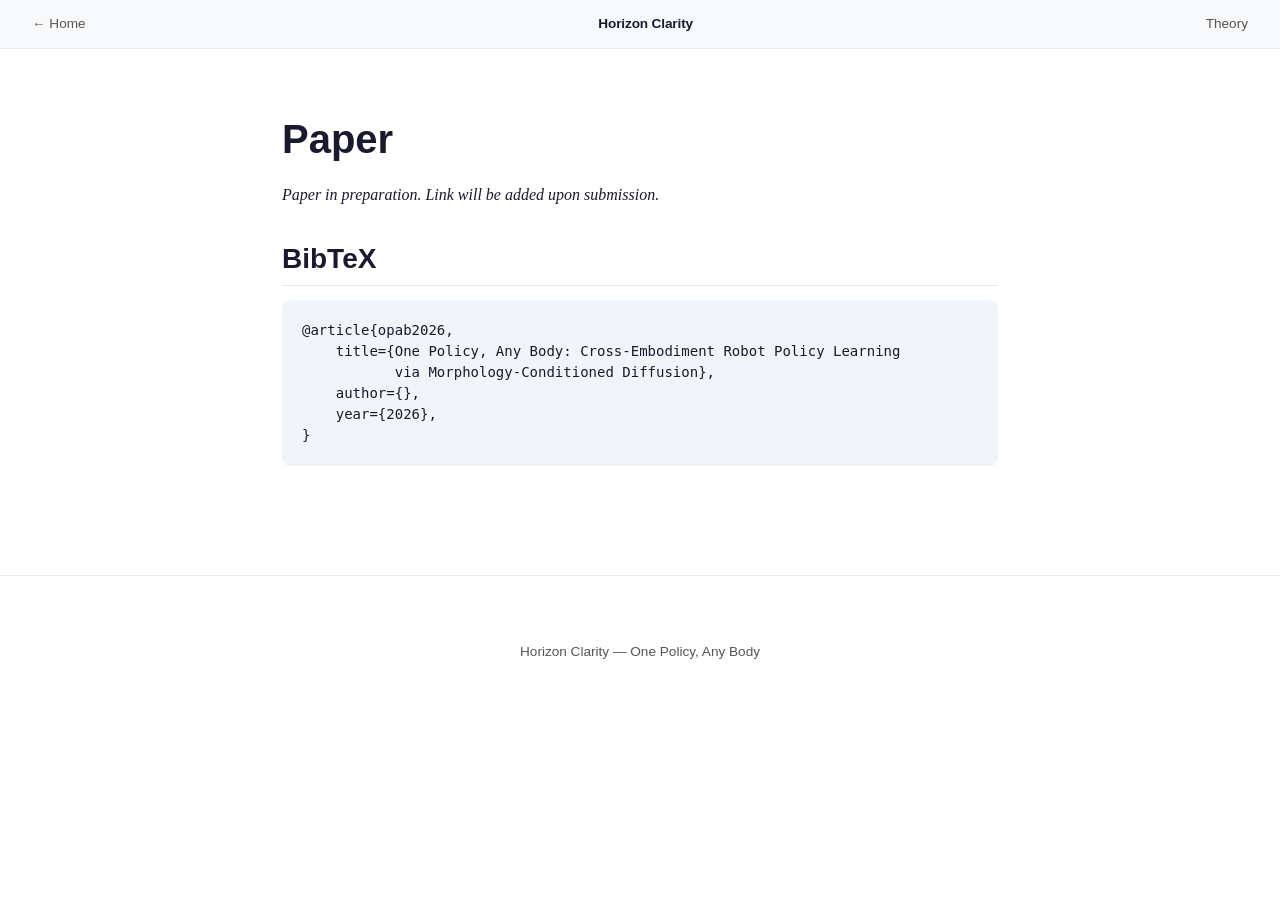
<file: paper/index.html>
<!DOCTYPE html>
<html lang="en">
<head>
    <meta charset="UTF-8">
    <meta name="viewport" content="width=device-width, initial-scale=1.0">
    <title>Paper — One Policy, Any Body</title>
    <link rel="stylesheet" href="../css/style.css">
</head>
<body>
    <nav class="topnav">
        <a href="../">← Home</a>
        <span class="topnav-title">Horizon Clarity</span>
        <a href="../theory/">Theory</a>
    </nav>
    <main class="container">
        <h1>Paper</h1>
        <p><em>Paper in preparation. Link will be added upon submission.</em></p>

        <h2>BibTeX</h2>
        <pre><code>@article{opab2026,
    title={One Policy, Any Body: Cross-Embodiment Robot Policy Learning
           via Morphology-Conditioned Diffusion},
    author={},
    year={2026},
}</code></pre>
    </main>
    <footer class="site-footer"><p>Horizon Clarity — One Policy, Any Body</p></footer>
</body>
</html>
</file>
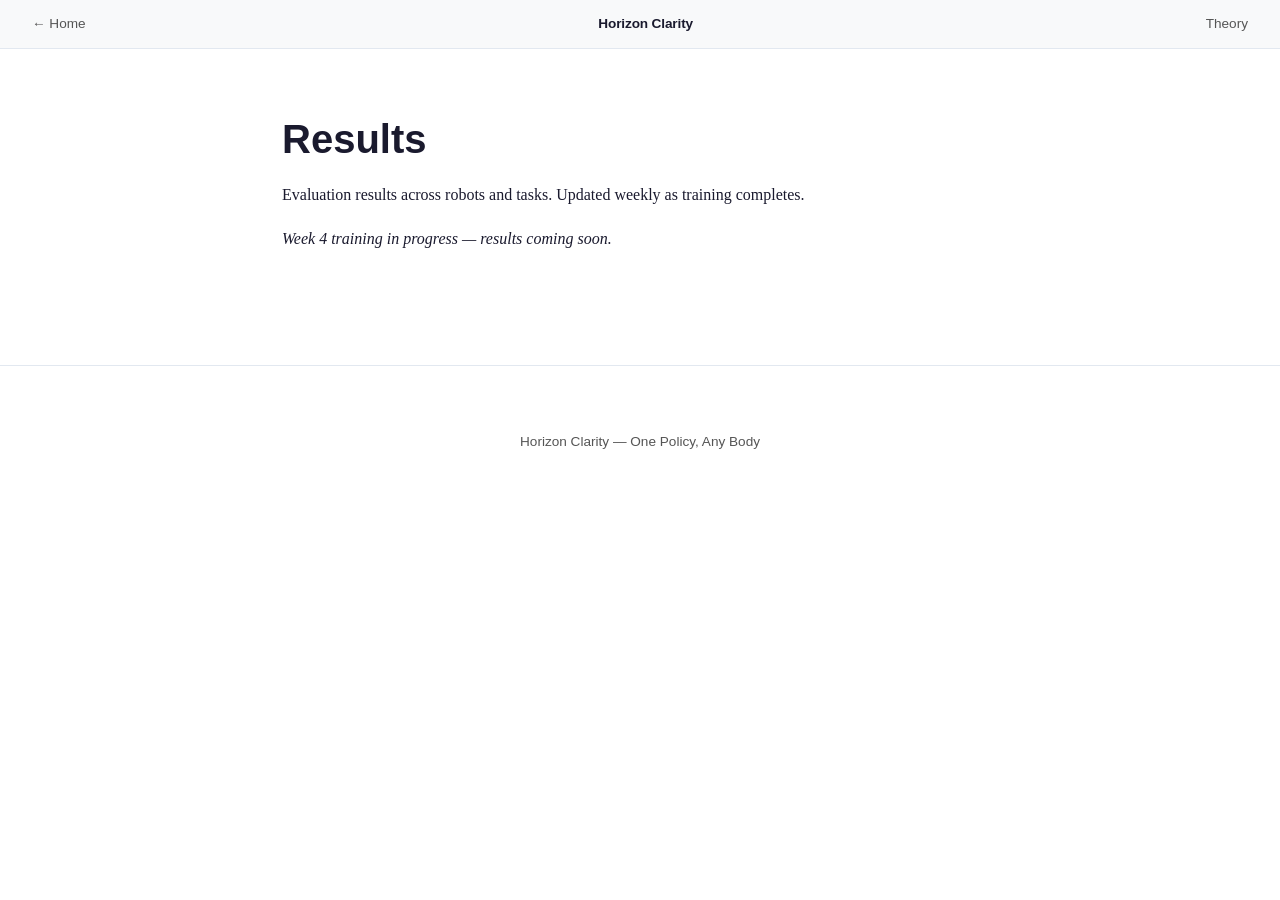
<file: results/index.html>
<!DOCTYPE html>
<html lang="en">
<head>
    <meta charset="UTF-8">
    <meta name="viewport" content="width=device-width, initial-scale=1.0">
    <title>Results — One Policy, Any Body</title>
    <link rel="stylesheet" href="../css/style.css">
</head>
<body>
    <nav class="topnav">
        <a href="../">← Home</a>
        <span class="topnav-title">Horizon Clarity</span>
        <a href="../theory/">Theory</a>
    </nav>
    <main class="container">
        <h1>Results</h1>
        <p>Evaluation results across robots and tasks. Updated weekly as training completes.</p>
        <p><em>Week 4 training in progress — results coming soon.</em></p>
    </main>
    <footer class="site-footer"><p>Horizon Clarity — One Policy, Any Body</p></footer>
</body>
</html>
</file>
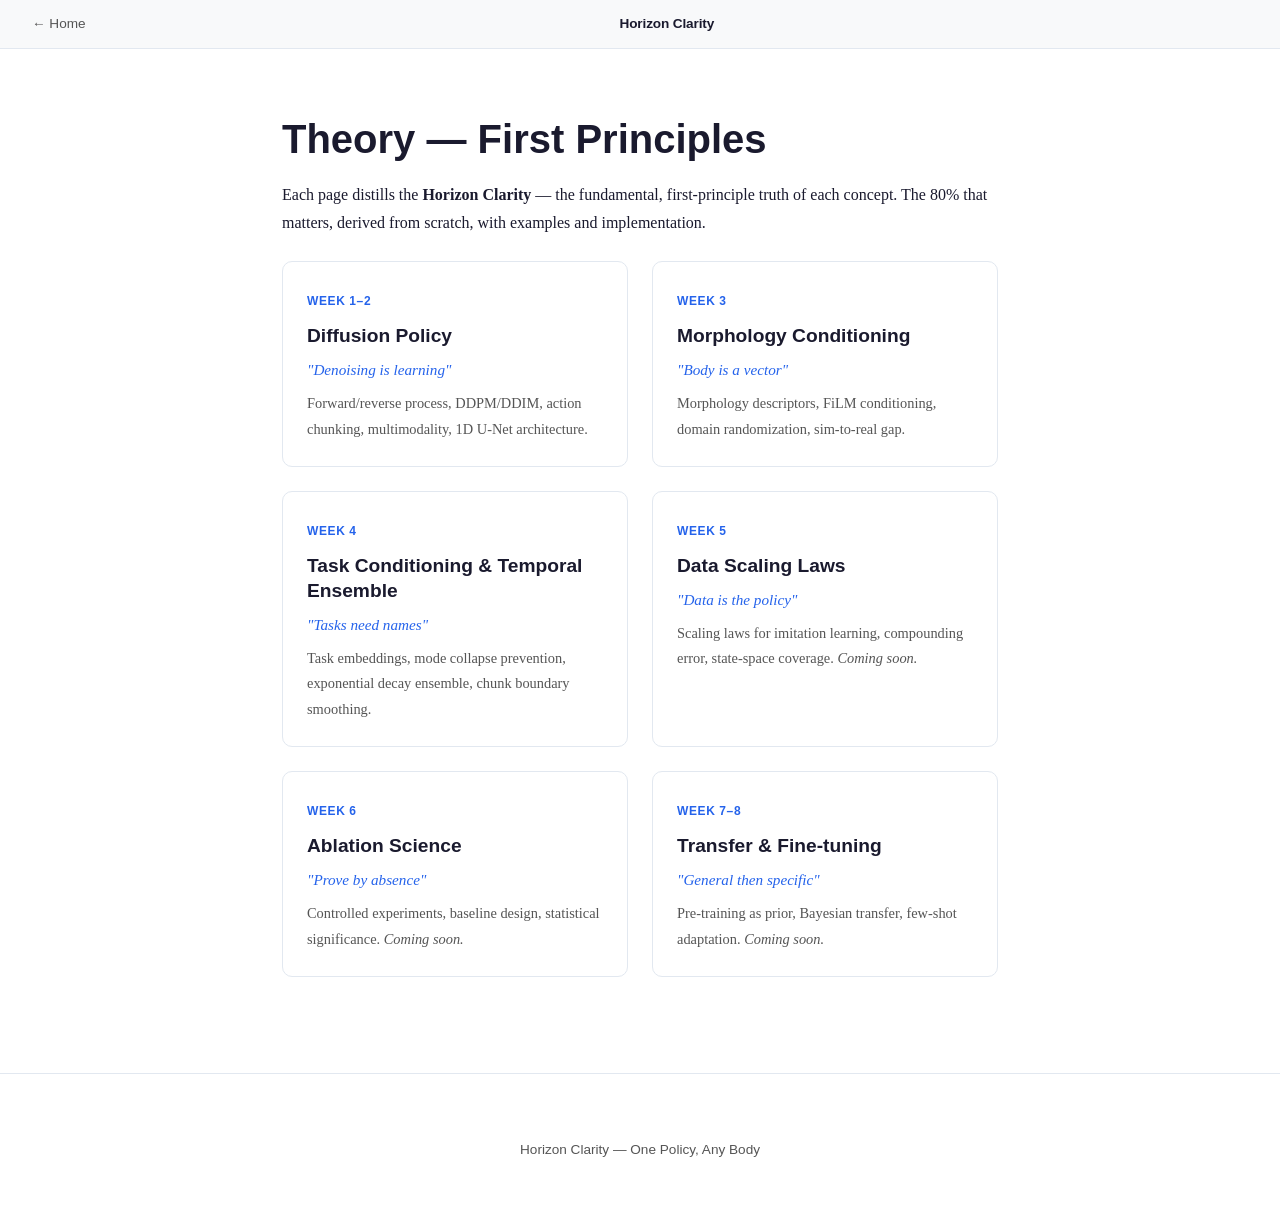
<file: theory/index.html>
<!DOCTYPE html>
<html lang="en">
<head>
    <meta charset="UTF-8">
    <meta name="viewport" content="width=device-width, initial-scale=1.0">
    <title>Theory — Horizon Clarity</title>
    <link rel="stylesheet" href="../css/style.css">
</head>
<body>
    <nav class="topnav">
        <a href="../">← Home</a>
        <span class="topnav-title">Horizon Clarity</span>
        <span></span>
    </nav>

    <main class="container">
        <h1>Theory — First Principles</h1>
        <p>
            Each page distills the <strong>Horizon Clarity</strong> — the fundamental,
            first-principle truth of each concept. The 80% that matters,
            derived from scratch, with examples and implementation.
        </p>

        <div class="theory-grid">
            <a href="diffusion-policy.html" class="theory-card">
                <span class="card-week">Week 1–2</span>
                <h3>Diffusion Policy</h3>
                <p class="card-clarity"><em>"Denoising is learning"</em></p>
                <p>Forward/reverse process, DDPM/DDIM, action chunking, multimodality, 1D U-Net architecture.</p>
            </a>

            <a href="morphology-conditioning.html" class="theory-card">
                <span class="card-week">Week 3</span>
                <h3>Morphology Conditioning</h3>
                <p class="card-clarity"><em>"Body is a vector"</em></p>
                <p>Morphology descriptors, FiLM conditioning, domain randomization, sim-to-real gap.</p>
            </a>

            <a href="task-conditioning.html" class="theory-card">
                <span class="card-week">Week 4</span>
                <h3>Task Conditioning & Temporal Ensemble</h3>
                <p class="card-clarity"><em>"Tasks need names"</em></p>
                <p>Task embeddings, mode collapse prevention, exponential decay ensemble, chunk boundary smoothing.</p>
            </a>

            <a href="data-scaling.html" class="theory-card">
                <span class="card-week">Week 5</span>
                <h3>Data Scaling Laws</h3>
                <p class="card-clarity"><em>"Data is the policy"</em></p>
                <p>Scaling laws for imitation learning, compounding error, state-space coverage. <em>Coming soon.</em></p>
            </a>

            <a href="ablations.html" class="theory-card">
                <span class="card-week">Week 6</span>
                <h3>Ablation Science</h3>
                <p class="card-clarity"><em>"Prove by absence"</em></p>
                <p>Controlled experiments, baseline design, statistical significance. <em>Coming soon.</em></p>
            </a>

            <a href="transfer-learning.html" class="theory-card">
                <span class="card-week">Week 7–8</span>
                <h3>Transfer & Fine-tuning</h3>
                <p class="card-clarity"><em>"General then specific"</em></p>
                <p>Pre-training as prior, Bayesian transfer, few-shot adaptation. <em>Coming soon.</em></p>
            </a>
        </div>
    </main>

    <footer class="site-footer">
        <p>Horizon Clarity — One Policy, Any Body</p>
    </footer>
</body>
</html>
</file>
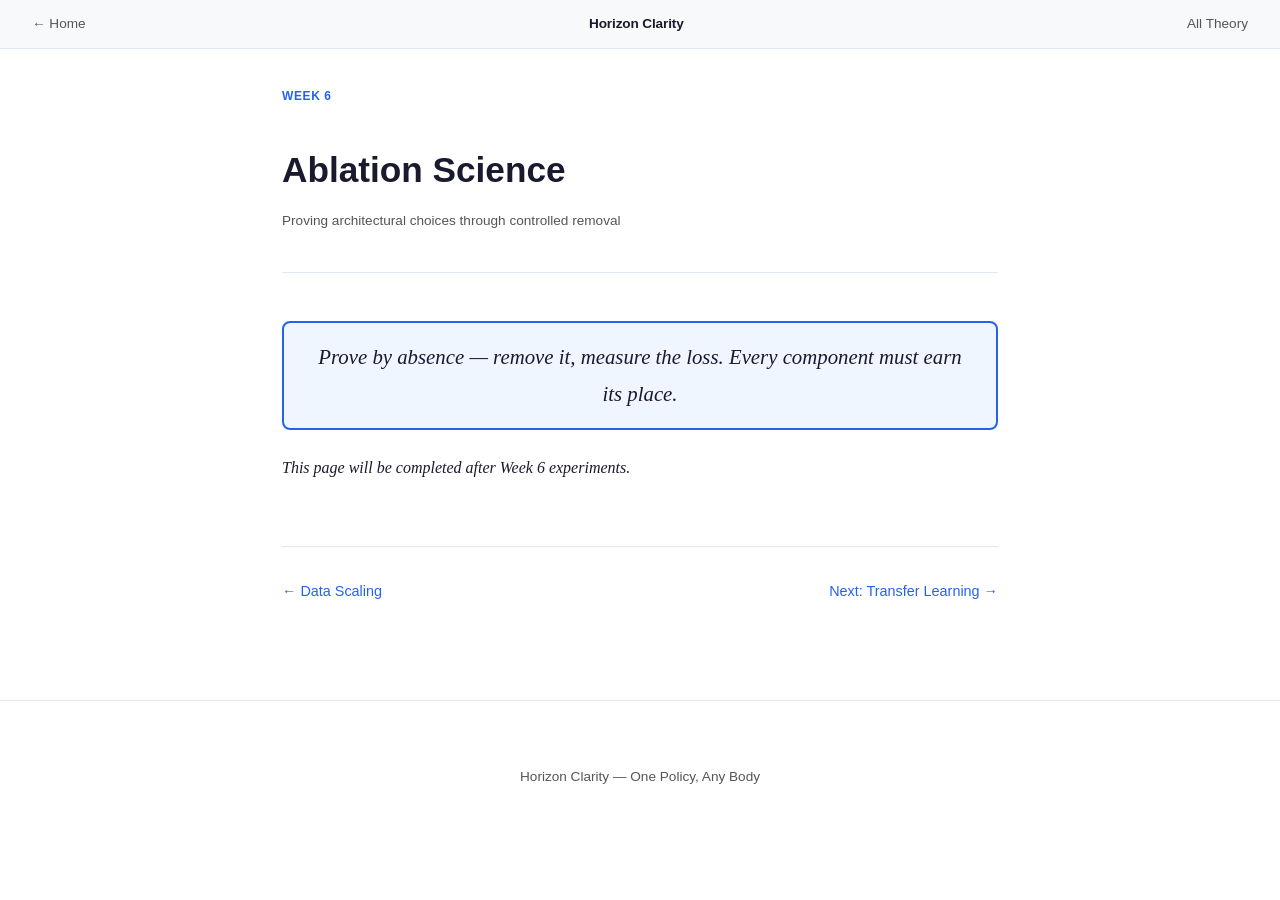
<file: theory/ablations.html>
<!DOCTYPE html>
<html lang="en">
<head>
    <meta charset="UTF-8">
    <meta name="viewport" content="width=device-width, initial-scale=1.0">
    <title>Ablation Science — Horizon Clarity</title>
    <link rel="stylesheet" href="../css/style.css">
</head>
<body>
    <nav class="topnav">
        <a href="../">← Home</a>
        <span class="topnav-title">Horizon Clarity</span>
        <a href="index.html">All Theory</a>
    </nav>
    <main class="container">
        <header class="article-header">
            <span class="card-week">Week 6</span>
            <h1>Ablation Science</h1>
            <p class="article-meta">Proving architectural choices through controlled removal</p>
        </header>
        <blockquote class="clarity-quote">
            Prove by absence — remove it, measure the loss. Every component must earn its place.
        </blockquote>
        <p><em>This page will be completed after Week 6 experiments.</em></p>
        <nav class="article-nav">
            <a href="data-scaling.html">← Data Scaling</a>
            <a href="transfer-learning.html">Next: Transfer Learning →</a>
        </nav>
    </main>
    <footer class="site-footer"><p>Horizon Clarity — One Policy, Any Body</p></footer>
</body>
</html>
</file>
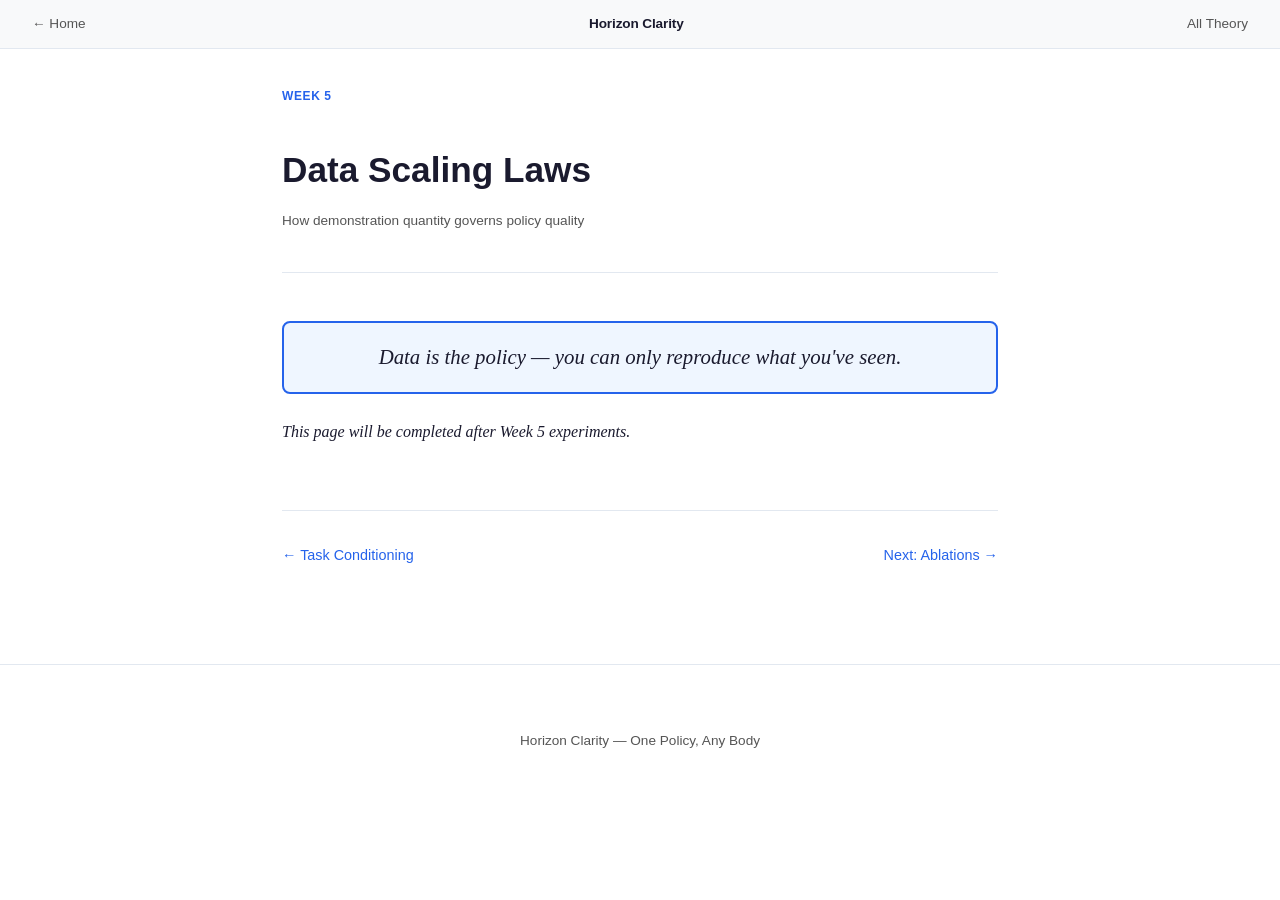
<file: theory/data-scaling.html>
<!DOCTYPE html>
<html lang="en">
<head>
    <meta charset="UTF-8">
    <meta name="viewport" content="width=device-width, initial-scale=1.0">
    <title>Data Scaling — Horizon Clarity</title>
    <link rel="stylesheet" href="../css/style.css">
</head>
<body>
    <nav class="topnav">
        <a href="../">← Home</a>
        <span class="topnav-title">Horizon Clarity</span>
        <a href="index.html">All Theory</a>
    </nav>
    <main class="container">
        <header class="article-header">
            <span class="card-week">Week 5</span>
            <h1>Data Scaling Laws</h1>
            <p class="article-meta">How demonstration quantity governs policy quality</p>
        </header>
        <blockquote class="clarity-quote">
            Data is the policy — you can only reproduce what you've seen.
        </blockquote>
        <p><em>This page will be completed after Week 5 experiments.</em></p>
        <nav class="article-nav">
            <a href="task-conditioning.html">← Task Conditioning</a>
            <a href="ablations.html">Next: Ablations →</a>
        </nav>
    </main>
    <footer class="site-footer"><p>Horizon Clarity — One Policy, Any Body</p></footer>
</body>
</html>
</file>
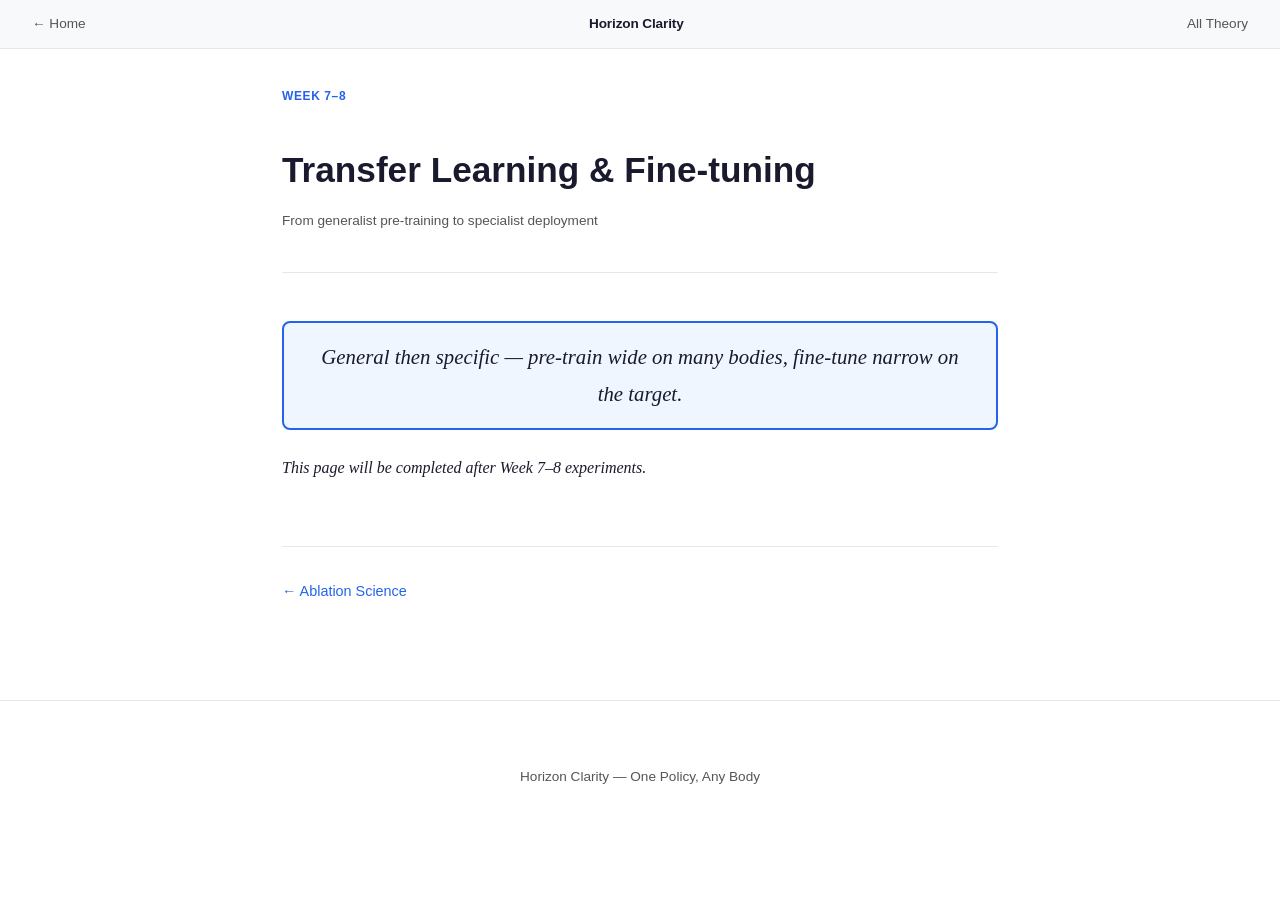
<file: theory/transfer-learning.html>
<!DOCTYPE html>
<html lang="en">
<head>
    <meta charset="UTF-8">
    <meta name="viewport" content="width=device-width, initial-scale=1.0">
    <title>Transfer & Fine-tuning — Horizon Clarity</title>
    <link rel="stylesheet" href="../css/style.css">
</head>
<body>
    <nav class="topnav">
        <a href="../">← Home</a>
        <span class="topnav-title">Horizon Clarity</span>
        <a href="index.html">All Theory</a>
    </nav>
    <main class="container">
        <header class="article-header">
            <span class="card-week">Week 7–8</span>
            <h1>Transfer Learning & Fine-tuning</h1>
            <p class="article-meta">From generalist pre-training to specialist deployment</p>
        </header>
        <blockquote class="clarity-quote">
            General then specific — pre-train wide on many bodies, fine-tune narrow on the target.
        </blockquote>
        <p><em>This page will be completed after Week 7–8 experiments.</em></p>
        <nav class="article-nav">
            <a href="ablations.html">← Ablation Science</a>
            <span></span>
        </nav>
    </main>
    <footer class="site-footer"><p>Horizon Clarity — One Policy, Any Body</p></footer>
</body>
</html>
</file>
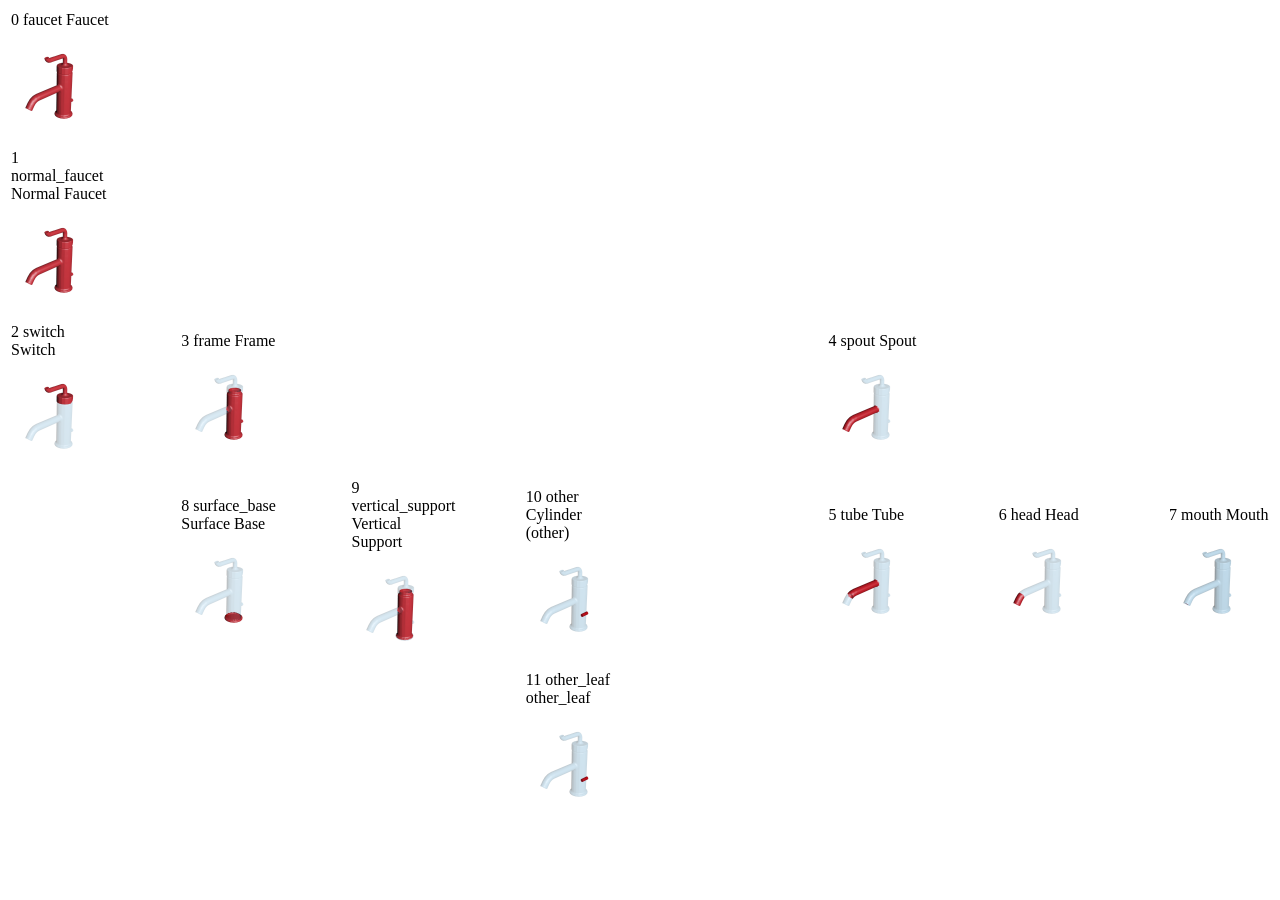
<file: assets/objects/5002/tree_hier.html>
<html><head><meta charset="UTF-8"><title>Simple Viewer</title><style>table {table-layout: fixed; }th, td { width: 100px; }</style></head><body>
<table><tr><td><p>0 faucet Faucet</p><a href="parts_render/0.png"><img src="parts_render/0.png" width="100px" height="100px"/></a></td></tr><tr><td><p>1 normal_faucet Normal Faucet</p><a href="parts_render/1.png"><img src="parts_render/1.png" width="100px" height="100px"/></a></td></tr><tr><td><p>2 switch Switch</p><a href="parts_render/2.png"><img src="parts_render/2.png" width="100px" height="100px"/></a></td><td></td><td><p>3 frame Frame</p><a href="parts_render/3.png"><img src="parts_render/3.png" width="100px" height="100px"/></a></td><td></td><td></td><td></td><td></td><td></td><td></td><td></td><td><p>4 spout Spout</p><a href="parts_render/4.png"><img src="parts_render/4.png" width="100px" height="100px"/></a></td></tr><tr><td></td><td></td><td><p>8 surface_base Surface Base</p><a href="parts_render/8.png"><img src="parts_render/8.png" width="100px" height="100px"/></a></td><td></td><td><p>9 vertical_support Vertical Support</p><a href="parts_render/9.png"><img src="parts_render/9.png" width="100px" height="100px"/></a></td><td></td><td><p>10 other Cylinder (other)</p><a href="parts_render/10.png"><img src="parts_render/10.png" width="100px" height="100px"/></a></td><td></td><td></td><td></td><td><p>5 tube Tube</p><a href="parts_render/5.png"><img src="parts_render/5.png" width="100px" height="100px"/></a></td><td></td><td><p>6 head Head</p><a href="parts_render/6.png"><img src="parts_render/6.png" width="100px" height="100px"/></a></td><td></td><td><p>7 mouth Mouth</p><a href="parts_render/7.png"><img src="parts_render/7.png" width="100px" height="100px"/></a></td></tr><tr><td></td><td></td><td></td><td></td><td></td><td></td><td><p>11 other_leaf other_leaf</p><a href="parts_render/11.png"><img src="parts_render/11.png" width="100px" height="100px"/></a></td></tr></table></body></html>
</file>
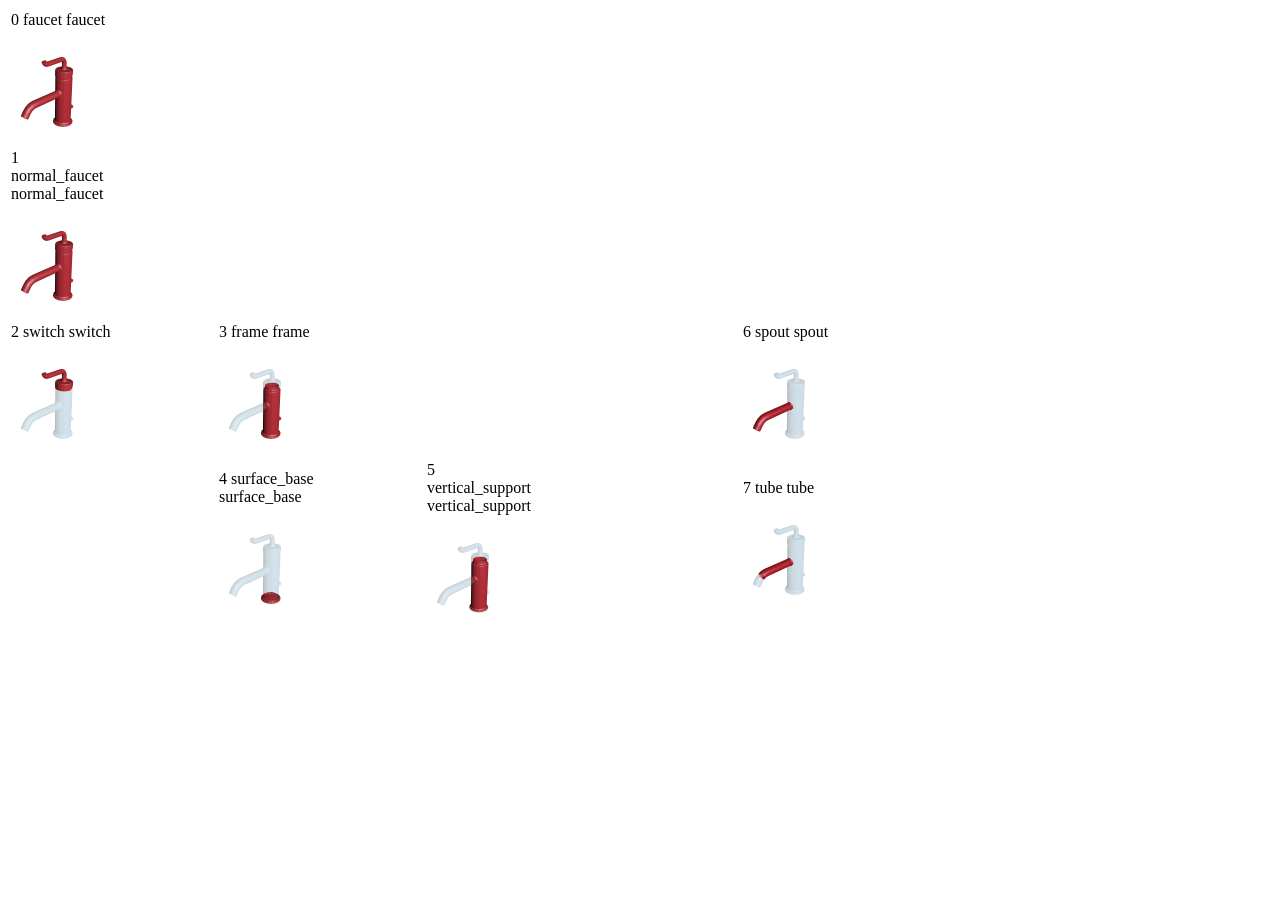
<file: assets/objects/5002/tree_hier_after_merging.html>
<html><head><meta charset="UTF-8"><title>Simple Viewer</title><style>table {table-layout: fixed; }th, td { width: 100px; }</style></head><body>
<table><tr><td><p>0 faucet faucet</p><a href="parts_render_after_merging/0.png"><img src="parts_render_after_merging/0.png" width="100px" height="100px"/></a></td></tr><tr><td><p>1 normal_faucet normal_faucet</p><a href="parts_render_after_merging/1.png"><img src="parts_render_after_merging/1.png" width="100px" height="100px"/></a></td></tr><tr><td><p>2 switch switch</p><a href="parts_render_after_merging/2.png"><img src="parts_render_after_merging/2.png" width="100px" height="100px"/></a></td><td></td><td><p>3 frame frame</p><a href="parts_render_after_merging/3.png"><img src="parts_render_after_merging/3.png" width="100px" height="100px"/></a></td><td></td><td></td><td></td><td></td><td><p>6 spout spout</p><a href="parts_render_after_merging/6.png"><img src="parts_render_after_merging/6.png" width="100px" height="100px"/></a></td></tr><tr><td></td><td></td><td><p>4 surface_base surface_base</p><a href="parts_render_after_merging/4.png"><img src="parts_render_after_merging/4.png" width="100px" height="100px"/></a></td><td></td><td><p>5 vertical_support vertical_support</p><a href="parts_render_after_merging/5.png"><img src="parts_render_after_merging/5.png" width="100px" height="100px"/></a></td><td></td><td></td><td><p>7 tube tube</p><a href="parts_render_after_merging/7.png"><img src="parts_render_after_merging/7.png" width="100px" height="100px"/></a></td></tr></table></body></html>
</file>
<file: css/style.css>
/* ==========================================================================
   Horizon Clarity — One Policy, Any Body
   Distill-inspired academic site. Zero build, pure CSS.
   ========================================================================== */

:root {
    /* Colors */
    --bg: #ffffff;
    --bg-alt: #f8f9fa;
    --text: #1a1a2e;
    --text-muted: #555;
    --accent: #2563eb;
    --accent-hover: #1d4ed8;
    --border: #e2e8f0;
    --card-bg: #ffffff;
    --code-bg: #f1f5f9;
    --quote-border: #2563eb;
    --clarity-bg: #eff6ff;

    /* Typography */
    --font-body: 'Georgia', 'Times New Roman', serif;
    --font-heading: -apple-system, BlinkMacSystemFont, 'Segoe UI', sans-serif;
    --font-mono: 'JetBrains Mono', 'Fira Code', 'Consolas', monospace;

    /* Layout */
    --max-width: 780px;
    --side-margin: 2rem;
}

/* ==========================================================================
   Base
   ========================================================================== */

*, *::before, *::after {
    box-sizing: border-box;
}

html {
    font-size: 16px;
    scroll-behavior: smooth;
}

body {
    font-family: var(--font-body);
    color: var(--text);
    background: var(--bg);
    line-height: 1.75;
    margin: 0;
    padding: 0;
    -webkit-font-smoothing: antialiased;
}

/* ==========================================================================
   Typography
   ========================================================================== */

h1, h2, h3, h4, h5, h6 {
    font-family: var(--font-heading);
    font-weight: 700;
    line-height: 1.3;
    margin-top: 2rem;
    margin-bottom: 0.75rem;
}

h1 { font-size: 2.5rem; }
h2 { font-size: 1.75rem; border-bottom: 1px solid var(--border); padding-bottom: 0.5rem; }
h3 { font-size: 1.35rem; }
h4 { font-size: 1.1rem; color: var(--text-muted); }

p {
    margin: 1rem 0;
}

a {
    color: var(--accent);
    text-decoration: none;
}

a:hover {
    text-decoration: underline;
    color: var(--accent-hover);
}

blockquote {
    border-left: 4px solid var(--quote-border);
    margin: 1.5rem 0;
    padding: 1rem 1.5rem;
    background: var(--clarity-bg);
    font-style: italic;
    font-size: 1.1rem;
}

code {
    font-family: var(--font-mono);
    font-size: 0.875rem;
    background: var(--code-bg);
    padding: 0.2em 0.4em;
    border-radius: 3px;
}

pre {
    background: var(--code-bg);
    padding: 1.25rem;
    border-radius: 8px;
    overflow-x: auto;
    font-size: 0.85rem;
    line-height: 1.5;
}

pre code {
    background: none;
    padding: 0;
}

/* ==========================================================================
   Layout
   ========================================================================== */

.container {
    max-width: var(--max-width);
    margin: 0 auto;
    padding: 2rem var(--side-margin);
}

/* ==========================================================================
   Top Navigation
   ========================================================================== */

.topnav {
    display: flex;
    justify-content: space-between;
    align-items: center;
    padding: 0.75rem 2rem;
    background: var(--bg-alt);
    border-bottom: 1px solid var(--border);
    font-family: var(--font-heading);
    font-size: 0.85rem;
    position: sticky;
    top: 0;
    z-index: 100;
    backdrop-filter: blur(8px);
}

.topnav a {
    color: var(--text-muted);
    font-weight: 500;
}

.topnav a:hover {
    color: var(--accent);
    text-decoration: none;
}

.topnav-title {
    font-weight: 700;
    color: var(--text);
    letter-spacing: -0.01em;
}

/* ==========================================================================
   Article Navigation (prev/next)
   ========================================================================== */

.article-nav {
    display: flex;
    justify-content: space-between;
    margin-top: 4rem;
    padding-top: 2rem;
    border-top: 1px solid var(--border);
    font-family: var(--font-heading);
    font-size: 0.9rem;
}

/* ==========================================================================
   Hero
   ========================================================================== */

.hero {
    background: linear-gradient(135deg, #1e3a5f 0%, #2563eb 50%, #3b82f6 100%);
    color: white;
    padding: 5rem 2rem;
    text-align: center;
}

.hero-content {
    max-width: 700px;
    margin: 0 auto;
}

.hero-title {
    font-size: 3rem;
    font-weight: 800;
    margin: 0 0 0.5rem 0;
    letter-spacing: -0.02em;
}

.hero-subtitle {
    font-size: 1.15rem;
    opacity: 0.9;
    margin: 0.5rem 0;
    font-family: var(--font-heading);
}

.hero-tagline {
    font-size: 1rem;
    opacity: 0.75;
    margin-top: 1rem;
}

.hero-links {
    margin-top: 2rem;
    display: flex;
    gap: 1rem;
    justify-content: center;
    flex-wrap: wrap;
}

.btn {
    display: inline-block;
    padding: 0.6rem 1.4rem;
    border: 2px solid rgba(255,255,255,0.6);
    border-radius: 6px;
    color: white;
    font-family: var(--font-heading);
    font-size: 0.9rem;
    font-weight: 600;
    transition: all 0.2s;
}

.btn:hover {
    background: rgba(255,255,255,0.15);
    border-color: white;
    text-decoration: none;
}

.btn-primary {
    background: white;
    color: var(--accent);
    border-color: white;
}

.btn-primary:hover {
    background: #f0f0f0;
    color: var(--accent-hover);
}

/* ==========================================================================
   Intro / Grand Clarity
   ========================================================================== */

.intro {
    margin-top: 3rem;
}

.clarity-quote {
    font-size: 1.3rem;
    font-weight: 500;
    text-align: center;
    border-left: none;
    border: 2px solid var(--accent);
    border-radius: 8px;
    background: var(--clarity-bg);
}

/* ==========================================================================
   Theory Grid
   ========================================================================== */

.roadmap {
    margin-top: 3rem;
}

.theory-grid {
    display: grid;
    grid-template-columns: repeat(auto-fit, minmax(300px, 1fr));
    gap: 1.5rem;
    margin-top: 1.5rem;
}

.theory-card {
    display: block;
    background: var(--card-bg);
    border: 1px solid var(--border);
    border-radius: 10px;
    padding: 1.5rem;
    transition: all 0.2s ease;
    text-decoration: none;
    color: var(--text);
}

.theory-card:hover {
    transform: translateY(-2px);
    box-shadow: 0 8px 24px rgba(0,0,0,0.08);
    border-color: var(--accent);
    text-decoration: none;
}

.card-week {
    display: inline-block;
    font-family: var(--font-heading);
    font-size: 0.75rem;
    font-weight: 700;
    text-transform: uppercase;
    letter-spacing: 0.05em;
    color: var(--accent);
    margin-bottom: 0.5rem;
}

.theory-card h3 {
    margin: 0.25rem 0 0.5rem 0;
    font-size: 1.2rem;
}

.card-clarity {
    font-size: 0.95rem;
    color: var(--accent);
    margin: 0 0 0.5rem 0;
}

.theory-card p:last-child {
    color: var(--text-muted);
    font-size: 0.9rem;
    margin: 0;
}

/* ==========================================================================
   Architecture
   ========================================================================== */

.architecture {
    margin-top: 3rem;
}

.arch-equation {
    text-align: center;
    margin: 2rem 0;
    padding: 1.5rem;
    background: var(--bg-alt);
    border-radius: 8px;
    overflow-x: auto;
}

.arch-description {
    text-align: center;
    color: var(--text-muted);
}

/* ==========================================================================
   Results
   ========================================================================== */

.results-preview {
    margin-top: 3rem;
}

.results-table-wrapper {
    overflow-x: auto;
}

.results-table {
    width: 100%;
    border-collapse: collapse;
    font-family: var(--font-heading);
    font-size: 0.9rem;
}

.results-table th {
    background: var(--bg-alt);
    padding: 0.75rem 1rem;
    text-align: left;
    font-weight: 600;
    border-bottom: 2px solid var(--border);
}

.results-table td {
    padding: 0.6rem 1rem;
    border-bottom: 1px solid var(--border);
}

.results-table tr:hover td {
    background: var(--clarity-bg);
}

.results-note {
    font-size: 0.85rem;
    color: var(--text-muted);
    font-style: italic;
    margin-top: 1rem;
}

/* ==========================================================================
   Theory Article Layout (for theory pages)
   ========================================================================== */

.article {
    max-width: var(--max-width);
    margin: 0 auto;
    padding: 2rem var(--side-margin);
}

.article-header {
    margin-bottom: 3rem;
    padding-bottom: 1.5rem;
    border-bottom: 1px solid var(--border);
}

.article-header h1 {
    font-size: 2.2rem;
    margin-bottom: 0.5rem;
}

.article-meta {
    font-family: var(--font-heading);
    font-size: 0.85rem;
    color: var(--text-muted);
}

/* Sidebar navigation for theory pages */
.page-with-sidebar {
    display: grid;
    grid-template-columns: 220px 1fr;
    gap: 3rem;
    max-width: 1100px;
    margin: 0 auto;
    padding: 2rem;
}

.sidebar {
    position: sticky;
    top: 2rem;
    align-self: start;
    max-height: calc(100vh - 4rem);
    overflow-y: auto;
    padding-right: 1rem;
}

.sidebar nav {
    font-family: var(--font-heading);
    font-size: 0.8rem;
}

.sidebar ul {
    list-style: none;
    padding: 0;
    margin: 0;
}

.sidebar li {
    margin: 0.3rem 0;
}

.sidebar a {
    color: var(--text-muted);
    display: block;
    padding: 0.25rem 0.5rem;
    border-left: 2px solid transparent;
    border-radius: 2px;
    transition: all 0.15s;
}

.sidebar a:hover,
.sidebar a.active {
    color: var(--accent);
    border-left-color: var(--accent);
    background: var(--clarity-bg);
    text-decoration: none;
}

.sidebar .section-title {
    font-weight: 700;
    font-size: 0.7rem;
    text-transform: uppercase;
    letter-spacing: 0.05em;
    color: var(--text);
    margin-top: 1rem;
    margin-bottom: 0.3rem;
    padding-left: 0.5rem;
}

.sidebar .subsection {
    padding-left: 1rem;
}

/* ==========================================================================
   Derivation blocks
   ========================================================================== */

.derivation {
    background: var(--bg-alt);
    border: 1px solid var(--border);
    border-radius: 8px;
    padding: 1.5rem;
    margin: 1.5rem 0;
}

.derivation-title {
    font-family: var(--font-heading);
    font-weight: 700;
    font-size: 0.85rem;
    text-transform: uppercase;
    letter-spacing: 0.04em;
    color: var(--accent);
    margin-bottom: 1rem;
}

/* Collapsible sections */
details {
    margin: 1rem 0;
    border: 1px solid var(--border);
    border-radius: 6px;
    padding: 0.75rem 1rem;
}

details[open] {
    background: var(--bg-alt);
}

summary {
    cursor: pointer;
    font-family: var(--font-heading);
    font-weight: 600;
    font-size: 0.95rem;
    color: var(--accent);
}

summary:hover {
    color: var(--accent-hover);
}

/* Margin notes */
.margin-note {
    float: right;
    clear: right;
    width: 200px;
    margin-right: -240px;
    font-size: 0.8rem;
    color: var(--text-muted);
    line-height: 1.5;
}

/* Key insight callouts */
.insight {
    border-left: 4px solid #10b981;
    background: #ecfdf5;
    padding: 1rem 1.5rem;
    margin: 1.5rem 0;
    border-radius: 0 8px 8px 0;
}

.insight-title {
    font-family: var(--font-heading);
    font-weight: 700;
    font-size: 0.8rem;
    text-transform: uppercase;
    color: #059669;
    margin-bottom: 0.5rem;
}

/* Warning/caveat blocks */
.caveat {
    border-left: 4px solid #f59e0b;
    background: #fffbeb;
    padding: 1rem 1.5rem;
    margin: 1.5rem 0;
    border-radius: 0 8px 8px 0;
}

/* ==========================================================================
   Footer
   ========================================================================== */

.site-footer {
    text-align: center;
    padding: 3rem 2rem;
    margin-top: 4rem;
    border-top: 1px solid var(--border);
    font-family: var(--font-heading);
    font-size: 0.85rem;
    color: var(--text-muted);
}

/* ==========================================================================
   Responsive
   ========================================================================== */

@media (max-width: 900px) {
    .page-with-sidebar {
        grid-template-columns: 1fr;
    }
    .sidebar {
        position: static;
        max-height: none;
        border-bottom: 1px solid var(--border);
        padding-bottom: 1rem;
        margin-bottom: 2rem;
    }
    .margin-note {
        float: none;
        width: auto;
        margin: 1rem 0;
        padding: 0.5rem 1rem;
        border-left: 2px solid var(--border);
    }
}

@media (max-width: 600px) {
    .hero-title { font-size: 2rem; }
    .hero { padding: 3rem 1.5rem; }
    .theory-grid { grid-template-columns: 1fr; }
    h1 { font-size: 1.8rem; }
    h2 { font-size: 1.4rem; }
}
</file>
